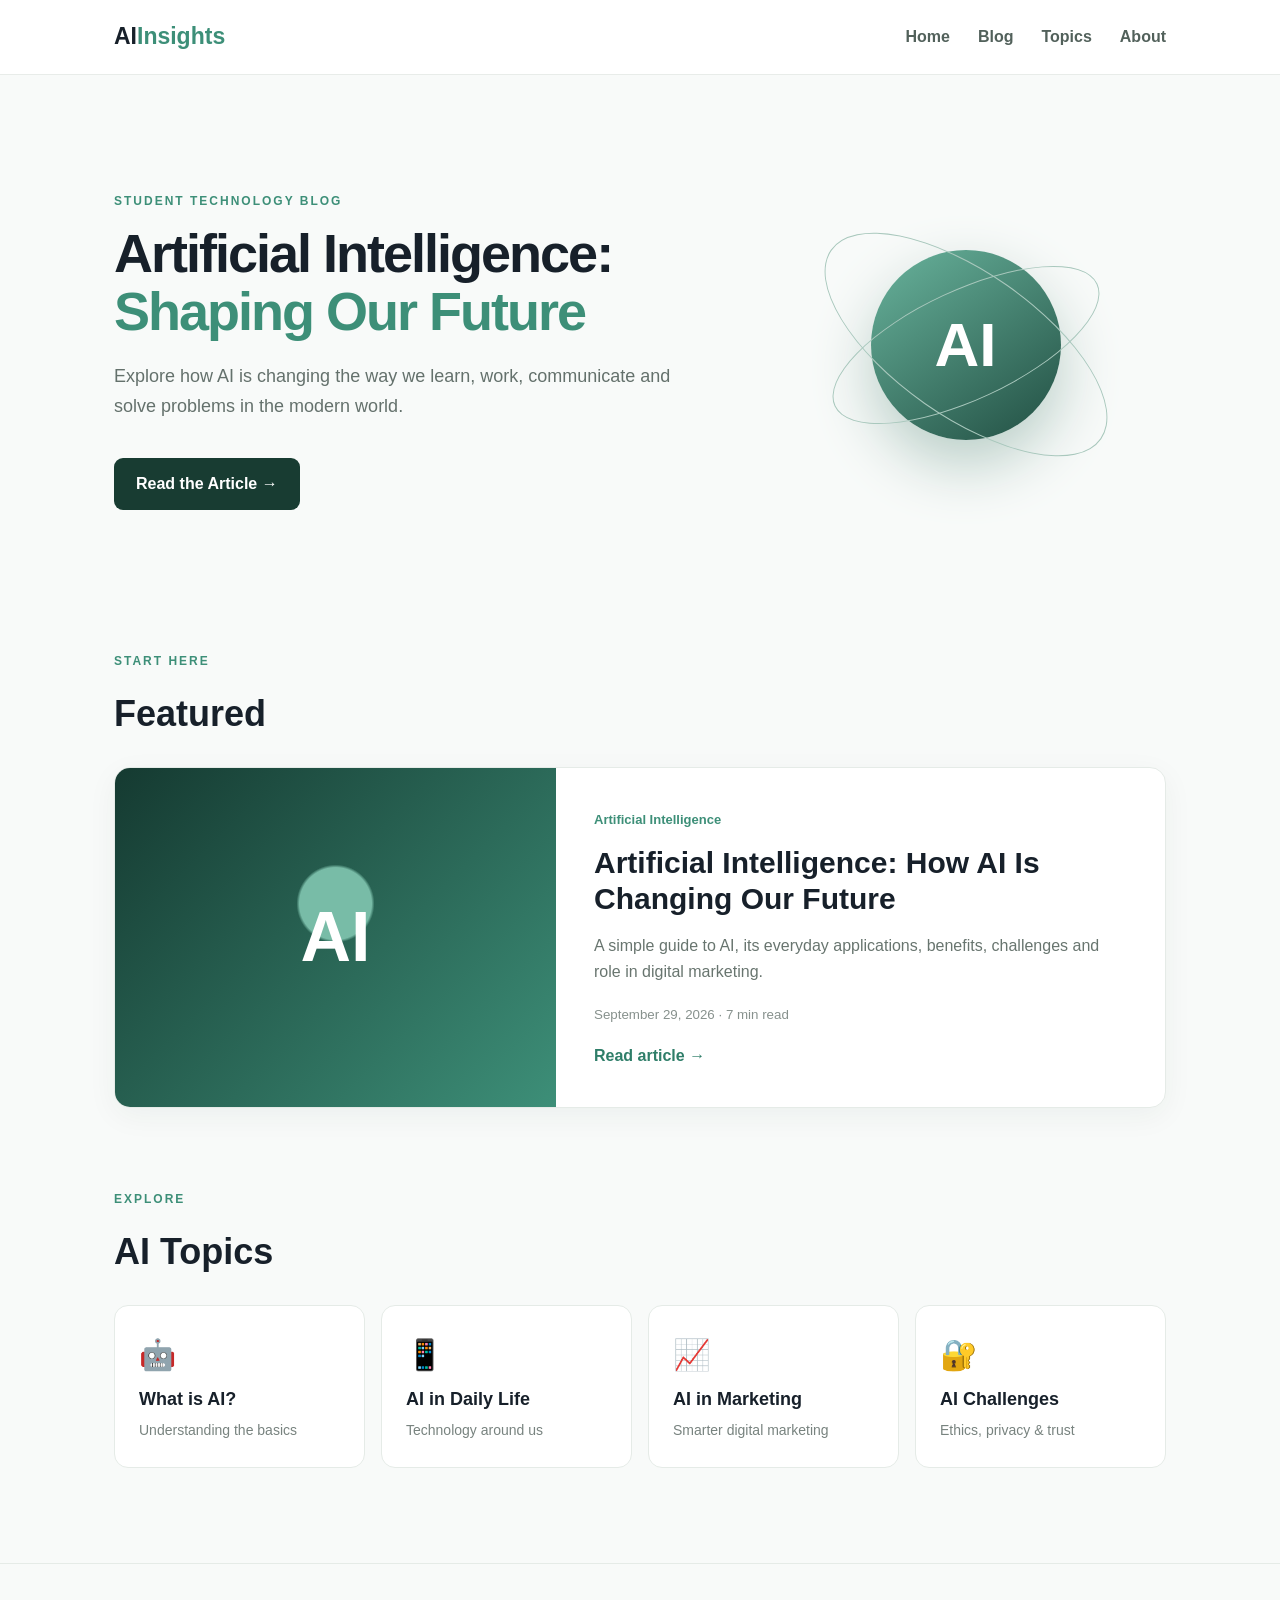
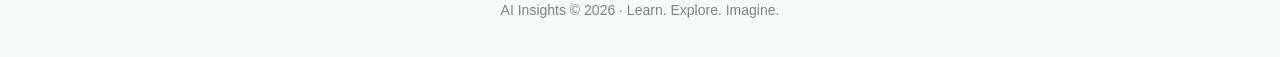
<file: index.html>
<!DOCTYPE html>
<html lang="en">
<head>
<meta charset="UTF-8">
<meta name="viewport" content="width=device-width, initial-scale=1.0">
<meta name="google-site-verification" content="yukDqncmnR6SjkMSF9Nr4JhX-GF7ilMgGWicquBMRXY">
<title>AI Insights — Learn. Explore. Imagine.</title>
<link rel="stylesheet" href="style.css">
</head>
<body>
<header>
  <nav class="nav">
    <a class="logo" href="index.html">AI<span>Insights</span></a>
    <button class="menu" onclick="toggleMenu()">☰</button>
    <div class="links" id="links">
      <a href="index.html">Home</a><a href="blog.html">Blog</a><a href="topics.html">Topics</a><a href="about.html">About</a>
    </div>
  </nav>
</header>

<main>
<section class="hero">
  <div>
    <p class="eyebrow">STUDENT TECHNOLOGY BLOG</p>
    <h1>Artificial Intelligence:<br><span>Shaping Our Future</span></h1>
    <p class="lead">Explore how AI is changing the way we learn, work, communicate and solve problems in the modern world.</p>
    <a class="button" href="blog.html">Read the Article →</a>
  </div>
  <div class="hero-art"><div class="orb">AI</div><div class="orbit o1"></div><div class="orbit o2"></div></div>
</section>

<section class="section">
  <p class="eyebrow">START HERE</p><h2>Featured</h2>
  <article class="card featured">
    <div class="image ai-image"><span>AI</span></div>
    <div class="content"><span class="tag">Artificial Intelligence</span><h3>Artificial Intelligence: How AI Is Changing Our Future</h3>
    <p>A simple guide to AI, its everyday applications, benefits, challenges and role in digital marketing.</p>
    <small>September 29, 2026 · 7 min read</small><br><a class="read" href="blog.html">Read article →</a></div>
  </article>
</section>

<section class="section">
<p class="eyebrow">EXPLORE</p><h2>AI Topics</h2>
<div class="grid">
<a class="topic" href="blog.html"><b>🤖</b><strong>What is AI?</strong><span>Understanding the basics</span></a>
<a class="topic" href="blog.html"><b>📱</b><strong>AI in Daily Life</strong><span>Technology around us</span></a>
<a class="topic" href="blog.html"><b>📈</b><strong>AI in Marketing</strong><span>Smarter digital marketing</span></a>
<a class="topic" href="blog.html"><b>🔐</b><strong>AI Challenges</strong><span>Ethics, privacy & trust</span></a>
</div>
</section>
</main>
<footer>AI Insights © 2026 · Learn. Explore. Imagine.</footer>
<script src="script.js"></script>
</body></html>
</file>
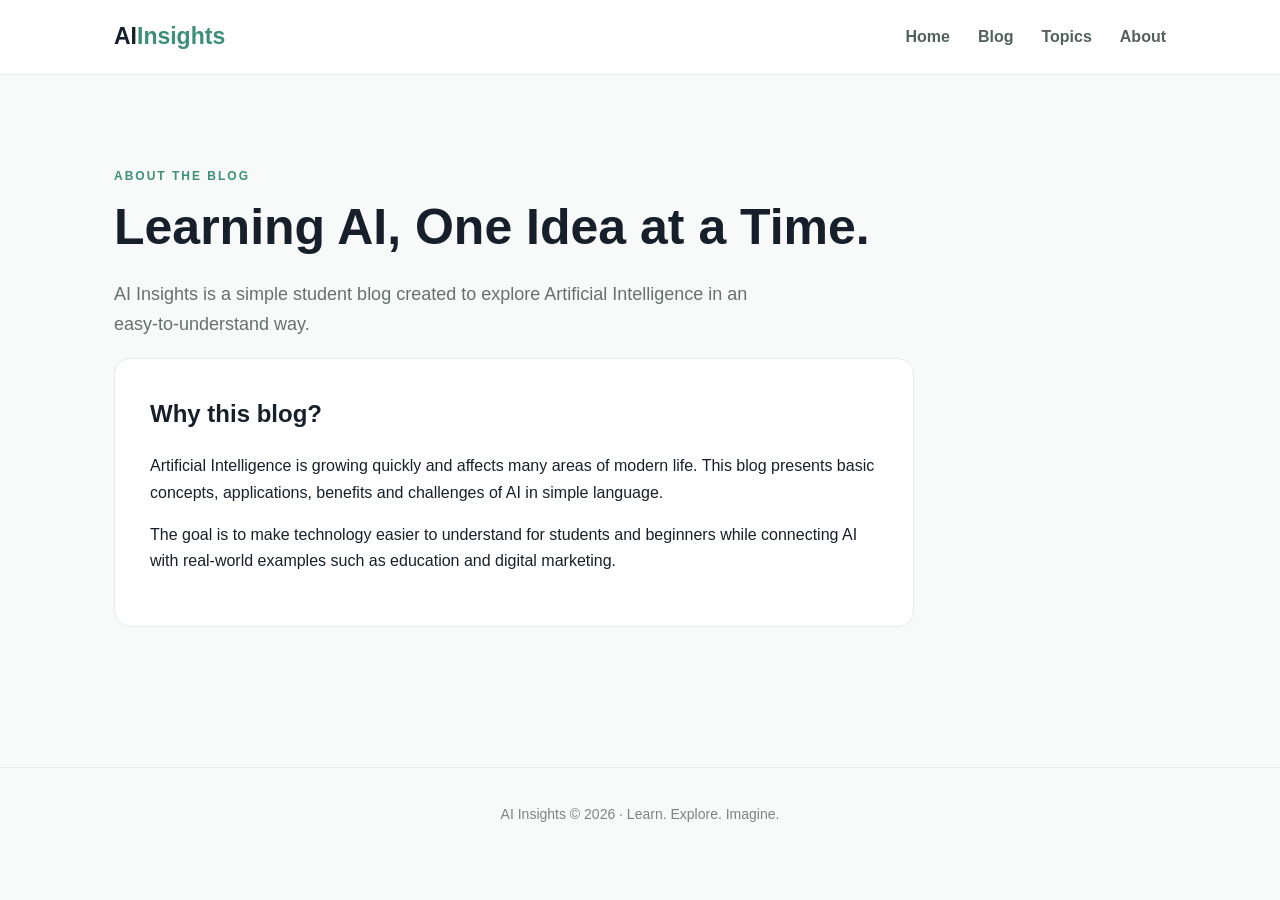
<file: about.html>
<!DOCTYPE html><html lang="en"><head><meta charset="UTF-8"><meta name="viewport" content="width=device-width,initial-scale=1.0"><title>About — AI Insights</title><link rel="stylesheet" href="style.css"></head>
<body><header><nav class="nav"><a class="logo" href="index.html">AI<span>Insights</span></a><button class="menu" onclick="toggleMenu()">☰</button><div class="links" id="links"><a href="index.html">Home</a><a href="blog.html">Blog</a><a href="topics.html">Topics</a><a href="about.html">About</a></div></nav></header>
<main class="page"><p class="eyebrow">ABOUT THE BLOG</p><h1>Learning AI, One Idea at a Time.</h1><p class="lead">AI Insights is a simple student blog created to explore Artificial Intelligence in an easy-to-understand way.</p><div class="about-card"><h2>Why this blog?</h2><p>Artificial Intelligence is growing quickly and affects many areas of modern life. This blog presents basic concepts, applications, benefits and challenges of AI in simple language.</p><p>The goal is to make technology easier to understand for students and beginners while connecting AI with real-world examples such as education and digital marketing.</p></div></main>
<footer>AI Insights © 2026 · Learn. Explore. Imagine.</footer><script src="script.js"></script></body></html>
</file>
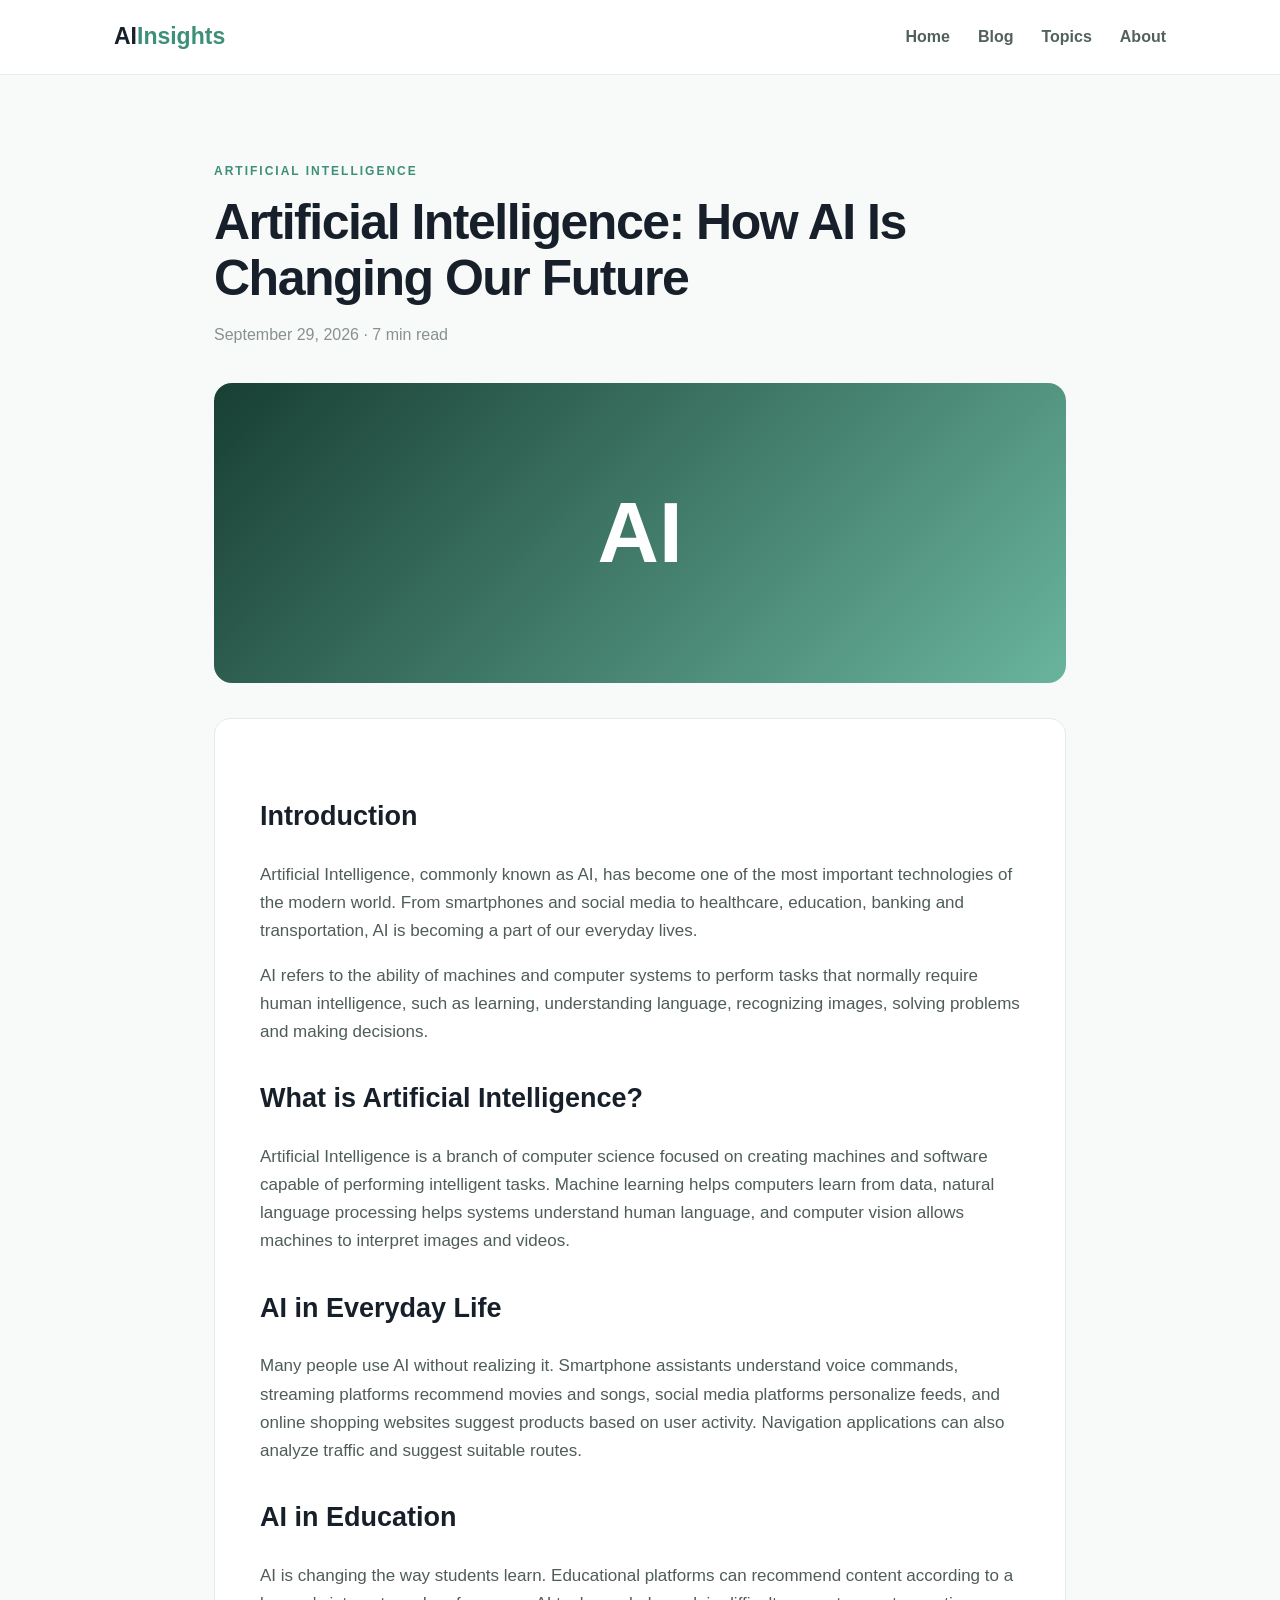
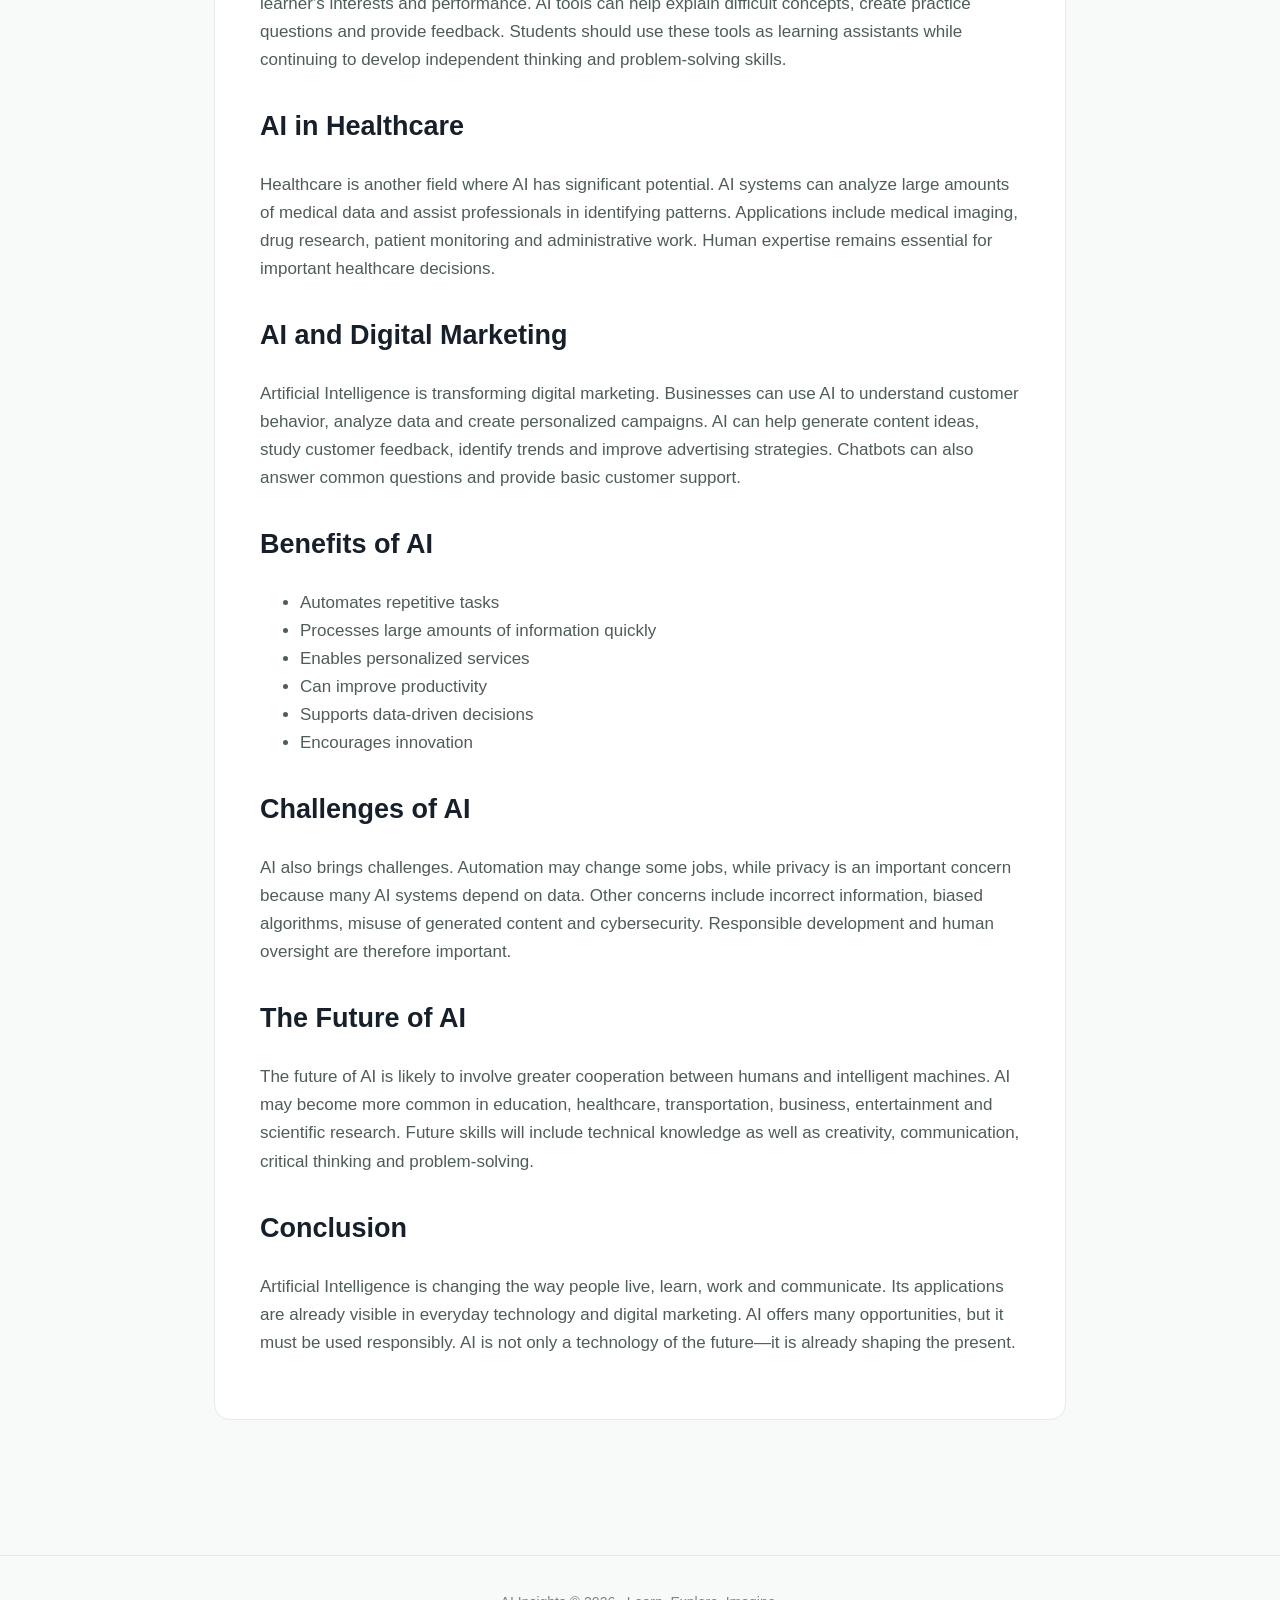
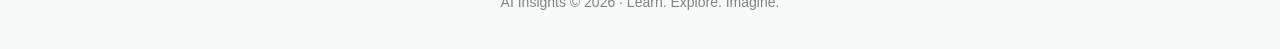
<file: blog.html>
<!DOCTYPE html>
<html lang="en"><head><meta charset="UTF-8"><meta name="viewport" content="width=device-width,initial-scale=1.0">
<title>Artificial Intelligence — AI Insights</title><link rel="stylesheet" href="style.css"></head>
<body><header><nav class="nav"><a class="logo" href="index.html">AI<span>Insights</span></a><button class="menu" onclick="toggleMenu()">☰</button><div class="links" id="links"><a href="index.html">Home</a><a href="blog.html">Blog</a><a href="topics.html">Topics</a><a href="about.html">About</a></div></nav></header>
<main class="article-wrap">
<p class="eyebrow">ARTIFICIAL INTELLIGENCE</p><h1>Artificial Intelligence: How AI Is Changing Our Future</h1>
<p class="meta">September 29, 2026 · 7 min read</p>
<div class="article-image"><div>AI</div></div>
<article class="article">
<h2>Introduction</h2><p>Artificial Intelligence, commonly known as AI, has become one of the most important technologies of the modern world. From smartphones and social media to healthcare, education, banking and transportation, AI is becoming a part of our everyday lives.</p>
<p>AI refers to the ability of machines and computer systems to perform tasks that normally require human intelligence, such as learning, understanding language, recognizing images, solving problems and making decisions.</p>
<h2>What is Artificial Intelligence?</h2><p>Artificial Intelligence is a branch of computer science focused on creating machines and software capable of performing intelligent tasks. Machine learning helps computers learn from data, natural language processing helps systems understand human language, and computer vision allows machines to interpret images and videos.</p>
<h2>AI in Everyday Life</h2><p>Many people use AI without realizing it. Smartphone assistants understand voice commands, streaming platforms recommend movies and songs, social media platforms personalize feeds, and online shopping websites suggest products based on user activity. Navigation applications can also analyze traffic and suggest suitable routes.</p>
<h2>AI in Education</h2><p>AI is changing the way students learn. Educational platforms can recommend content according to a learner's interests and performance. AI tools can help explain difficult concepts, create practice questions and provide feedback. Students should use these tools as learning assistants while continuing to develop independent thinking and problem-solving skills.</p>
<h2>AI in Healthcare</h2><p>Healthcare is another field where AI has significant potential. AI systems can analyze large amounts of medical data and assist professionals in identifying patterns. Applications include medical imaging, drug research, patient monitoring and administrative work. Human expertise remains essential for important healthcare decisions.</p>
<h2>AI and Digital Marketing</h2><p>Artificial Intelligence is transforming digital marketing. Businesses can use AI to understand customer behavior, analyze data and create personalized campaigns. AI can help generate content ideas, study customer feedback, identify trends and improve advertising strategies. Chatbots can also answer common questions and provide basic customer support.</p>
<h2>Benefits of AI</h2><ul><li>Automates repetitive tasks</li><li>Processes large amounts of information quickly</li><li>Enables personalized services</li><li>Can improve productivity</li><li>Supports data-driven decisions</li><li>Encourages innovation</li></ul>
<h2>Challenges of AI</h2><p>AI also brings challenges. Automation may change some jobs, while privacy is an important concern because many AI systems depend on data. Other concerns include incorrect information, biased algorithms, misuse of generated content and cybersecurity. Responsible development and human oversight are therefore important.</p>
<h2>The Future of AI</h2><p>The future of AI is likely to involve greater cooperation between humans and intelligent machines. AI may become more common in education, healthcare, transportation, business, entertainment and scientific research. Future skills will include technical knowledge as well as creativity, communication, critical thinking and problem-solving.</p>
<h2>Conclusion</h2><p>Artificial Intelligence is changing the way people live, learn, work and communicate. Its applications are already visible in everyday technology and digital marketing. AI offers many opportunities, but it must be used responsibly. AI is not only a technology of the future—it is already shaping the present.</p>
</article></main>
<footer>AI Insights © 2026 · Learn. Explore. Imagine.</footer><script src="script.js"></script></body></html>
</file>
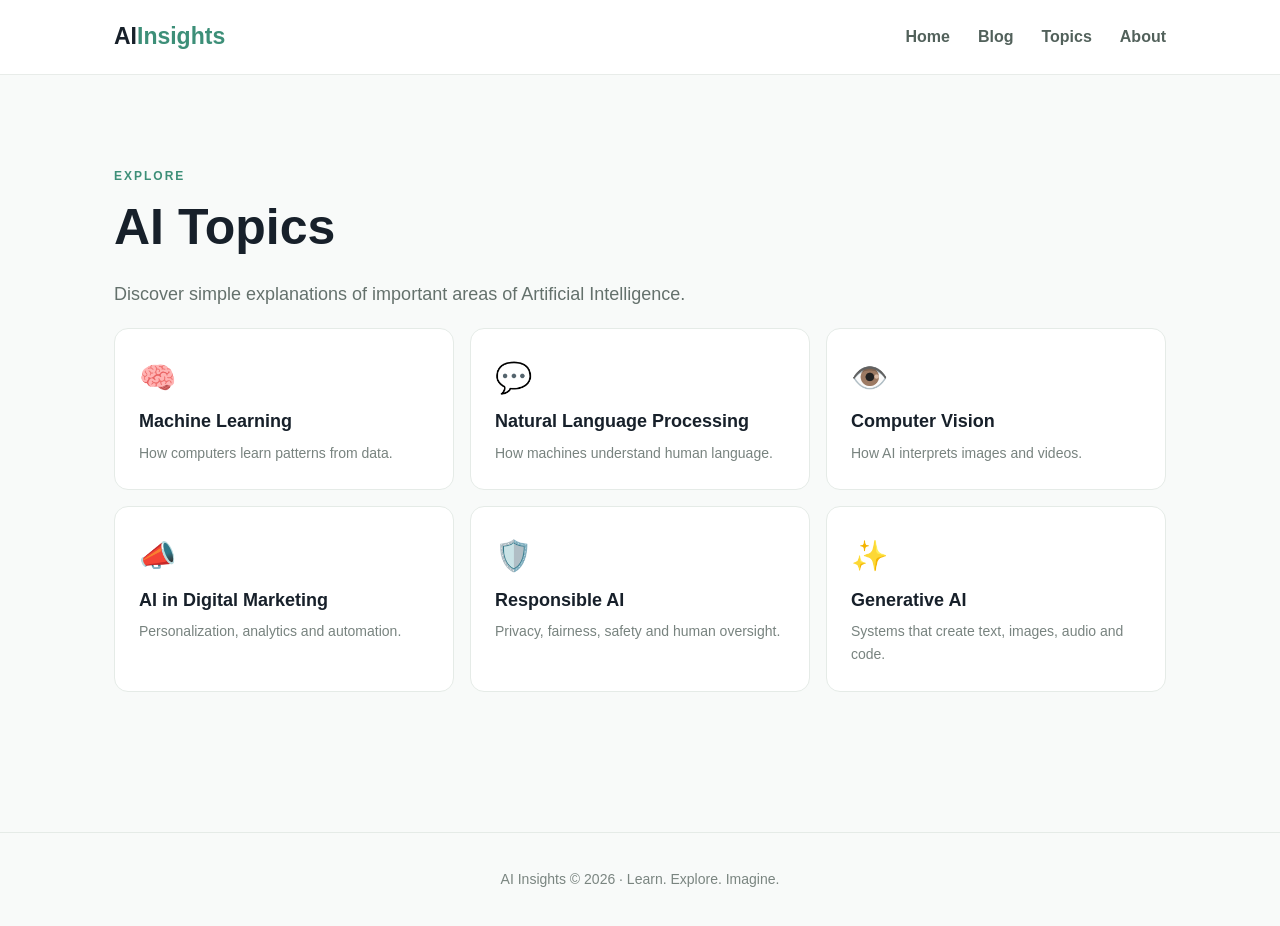
<file: topics.html>
<!DOCTYPE html><html lang="en"><head><meta charset="UTF-8"><meta name="viewport" content="width=device-width,initial-scale=1.0"><title>Topics — AI Insights</title><link rel="stylesheet" href="style.css"></head>
<body><header><nav class="nav"><a class="logo" href="index.html">AI<span>Insights</span></a><button class="menu" onclick="toggleMenu()">☰</button><div class="links" id="links"><a href="index.html">Home</a><a href="blog.html">Blog</a><a href="topics.html">Topics</a><a href="about.html">About</a></div></nav></header>
<main class="page"><p class="eyebrow">EXPLORE</p><h1>AI Topics</h1><p class="lead">Discover simple explanations of important areas of Artificial Intelligence.</p><div class="grid big"><div class="topic"><b>🧠</b><strong>Machine Learning</strong><span>How computers learn patterns from data.</span></div><div class="topic"><b>💬</b><strong>Natural Language Processing</strong><span>How machines understand human language.</span></div><div class="topic"><b>👁️</b><strong>Computer Vision</strong><span>How AI interprets images and videos.</span></div><div class="topic"><b>📣</b><strong>AI in Digital Marketing</strong><span>Personalization, analytics and automation.</span></div><div class="topic"><b>🛡️</b><strong>Responsible AI</strong><span>Privacy, fairness, safety and human oversight.</span></div><div class="topic"><b>✨</b><strong>Generative AI</strong><span>Systems that create text, images, audio and code.</span></div></div></main>
<footer>AI Insights © 2026 · Learn. Explore. Imagine.</footer><script src="script.js"></script></body></html>
</file>
<file: style.css>
*{box-sizing:border-box}body{margin:0;font-family:Inter,Arial,sans-serif;color:#17202a;background:#f8faf9;line-height:1.65}header{background:rgba(255,255,255,.94);border-bottom:1px solid #e8ece9;position:sticky;top:0;z-index:10}.nav{max-width:1100px;margin:auto;padding:18px 24px;display:flex;align-items:center;justify-content:space-between}.logo{font-size:23px;font-weight:800;text-decoration:none;color:#17202a}.logo span{color:#3d8f78}.links{display:flex;gap:28px}.links a{color:#52615b;text-decoration:none;font-weight:600}.links a:hover{color:#3d8f78}.menu{display:none;border:0;background:none;font-size:25px}.hero{max-width:1100px;margin:0 auto;padding:90px 24px 80px;display:grid;grid-template-columns:1.2fr .8fr;align-items:center;gap:50px}.eyebrow{font-size:12px;letter-spacing:2px;color:#3d8f78;font-weight:800;margin-bottom:12px}.hero h1{font-size:54px;line-height:1.08;margin:0 0 22px;letter-spacing:-2px}.hero h1 span{color:#3d8f78}.lead{font-size:18px;color:#64716c;max-width:650px}.button{display:inline-block;margin-top:18px;background:#183c32;color:#fff;text-decoration:none;padding:13px 22px;border-radius:9px;font-weight:700}.hero-art{height:360px;display:flex;justify-content:center;align-items:center;position:relative}.orb{width:190px;height:190px;border-radius:50%;display:flex;align-items:center;justify-content:center;font-size:62px;font-weight:900;color:white;background:linear-gradient(145deg,#69b49d,#214e42);box-shadow:0 25px 60px #b9cec7}.orbit{position:absolute;border:1px solid #a9c8bd;border-radius:50%;width:290px;height:110px;transform:rotate(-25deg)}.o2{width:330px;height:145px;transform:rotate(35deg)}.section{max-width:1100px;margin:0 auto;padding:35px 24px}.section h2,.page h1{font-size:36px;margin:0 0 24px}.card{background:white;border:1px solid #e5ebe7;border-radius:16px;overflow:hidden;box-shadow:0 8px 30px rgba(20,50,40,.05)}.featured{display:grid;grid-template-columns:42% 58%}.ai-image{min-height:330px;background:radial-gradient(circle at 50% 40%,#78bca7 0 12%,transparent 13%),linear-gradient(135deg,#153a31,#3d8f78);display:flex;align-items:center;justify-content:center;color:white;font-size:70px;font-weight:900}.content{padding:38px}.tag{color:#3d8f78;font-weight:800;font-size:13px}.content h3{font-size:30px;line-height:1.2;margin:12px 0}.content p{color:#68756f}.content small,.meta{color:#87918d}.read{display:inline-block;margin-top:15px;color:#2f7e69;font-weight:800;text-decoration:none}.grid{display:grid;grid-template-columns:repeat(4,1fr);gap:16px}.topic{background:white;border:1px solid #e5ebe7;border-radius:14px;padding:24px;text-decoration:none;color:#17202a;display:flex;flex-direction:column;gap:5px;transition:.2s}.topic:hover{transform:translateY(-3px);box-shadow:0 10px 25px rgba(20,50,40,.08)}.topic b{font-size:30px}.topic strong{font-size:18px}.topic span{font-size:14px;color:#78837f}.big{grid-template-columns:repeat(3,1fr)}footer{text-align:center;padding:35px 20px;margin-top:60px;border-top:1px solid #e5ebe7;color:#7a8580;font-size:14px}.article-wrap{max-width:900px;margin:auto;padding:75px 24px}.article-wrap h1{font-size:50px;line-height:1.12;margin:0 0 10px;letter-spacing:-1.5px}.article-image{height:300px;border-radius:18px;margin:35px 0;background:linear-gradient(135deg,#183f34,#69b49d);display:flex;align-items:center;justify-content:center;color:#fff;font-size:85px;font-weight:900}.article{background:#fff;border:1px solid #e5ebe7;border-radius:16px;padding:45px}.article h2{font-size:27px;margin-top:30px}.article p,.article li{font-size:17px;color:#4f5d57}.page{max-width:1100px;margin:auto;padding:80px 24px}.page h1{font-size:50px;line-height:1.15}.about-card{background:#fff;border:1px solid #e5ebe7;border-radius:16px;padding:35px;max-width:800px}.about-card h2{margin-top:0}@media(max-width:760px){.links{display:none;position:absolute;top:65px;left:0;right:0;background:white;padding:20px 24px;flex-direction:column;gap:15px;border-bottom:1px solid #eee}.links.show{display:flex}.menu{display:block}.hero{grid-template-columns:1fr;padding-top:55px}.hero h1{font-size:40px}.hero-art{height:260px}.featured{grid-template-columns:1fr}.grid,.big{grid-template-columns:1fr 1fr}.article-wrap h1,.page h1{font-size:38px}.article{padding:25px}.article-image{height:220px}}@media(max-width:480px){.grid,.big{grid-template-columns:1fr}.hero{padding-left:20px;padding-right:20px}.section{padding-left:20px;padding-right:20px}}
</file>
